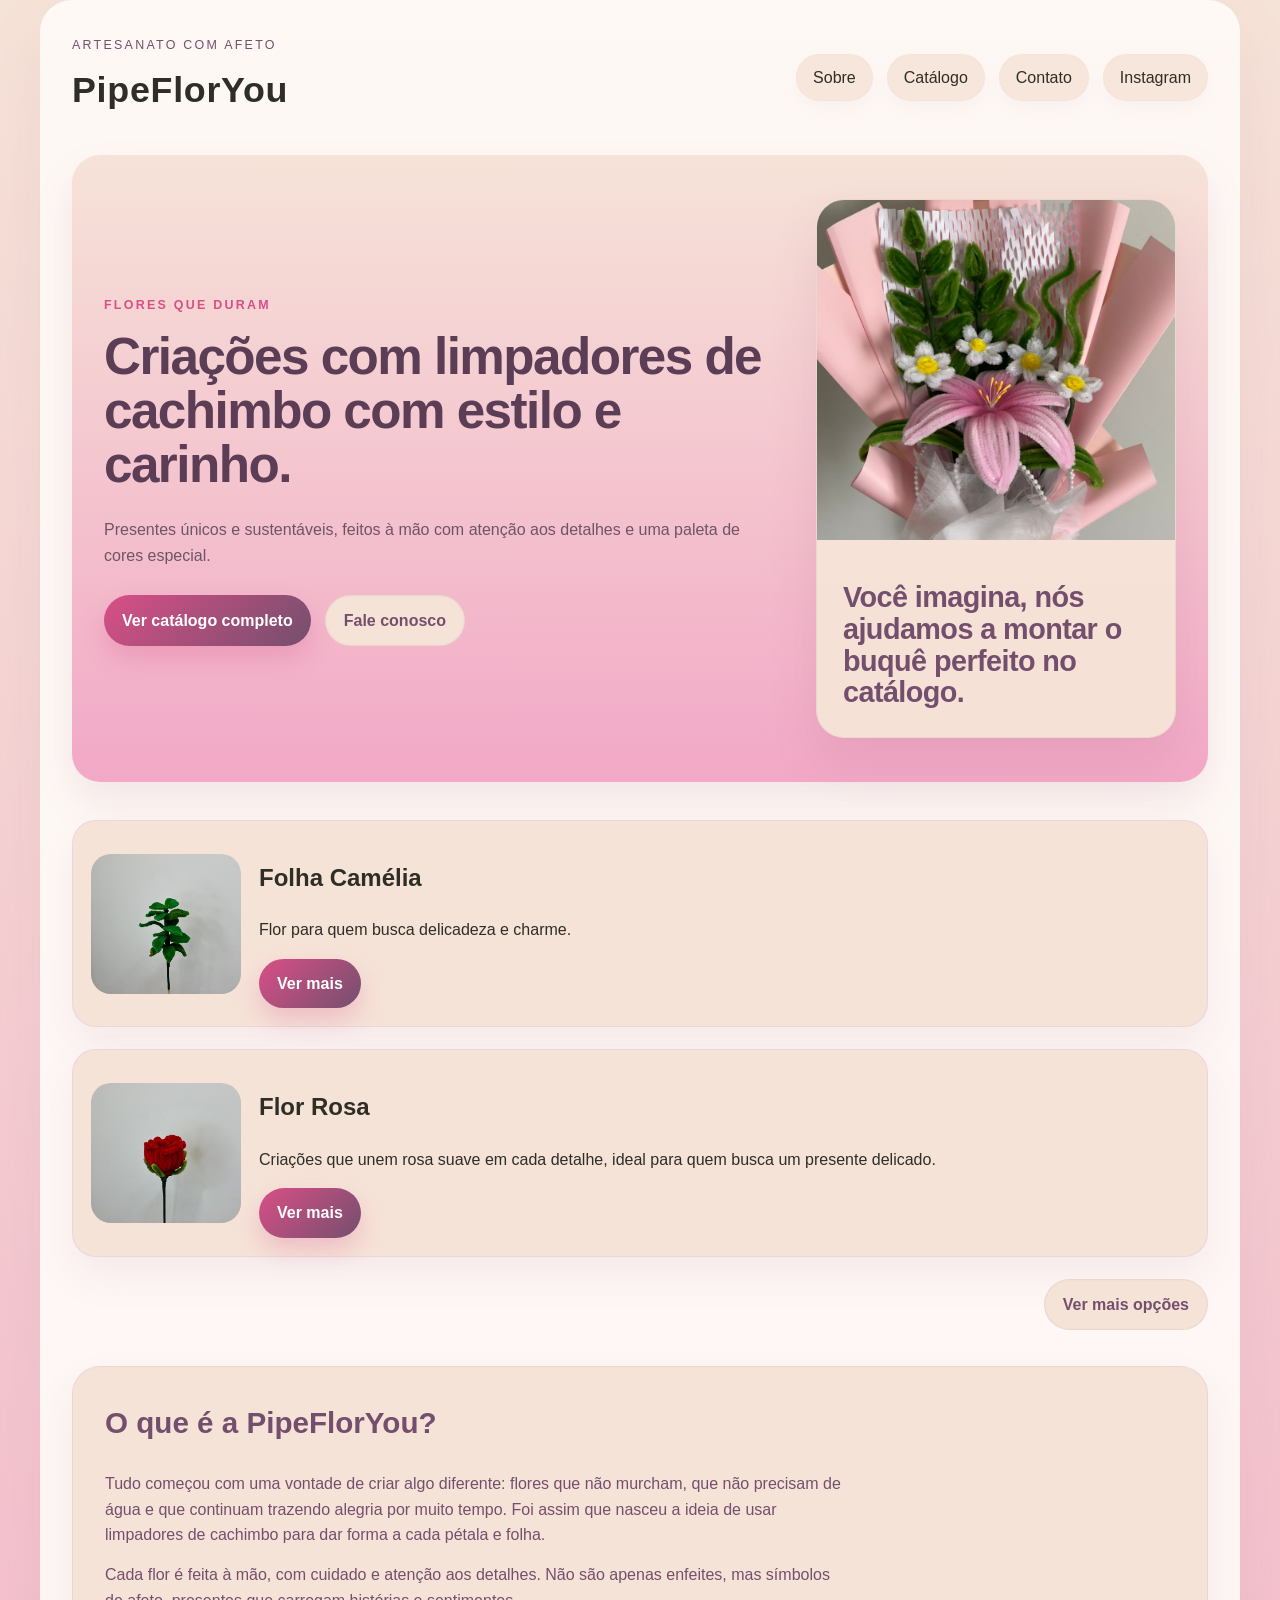
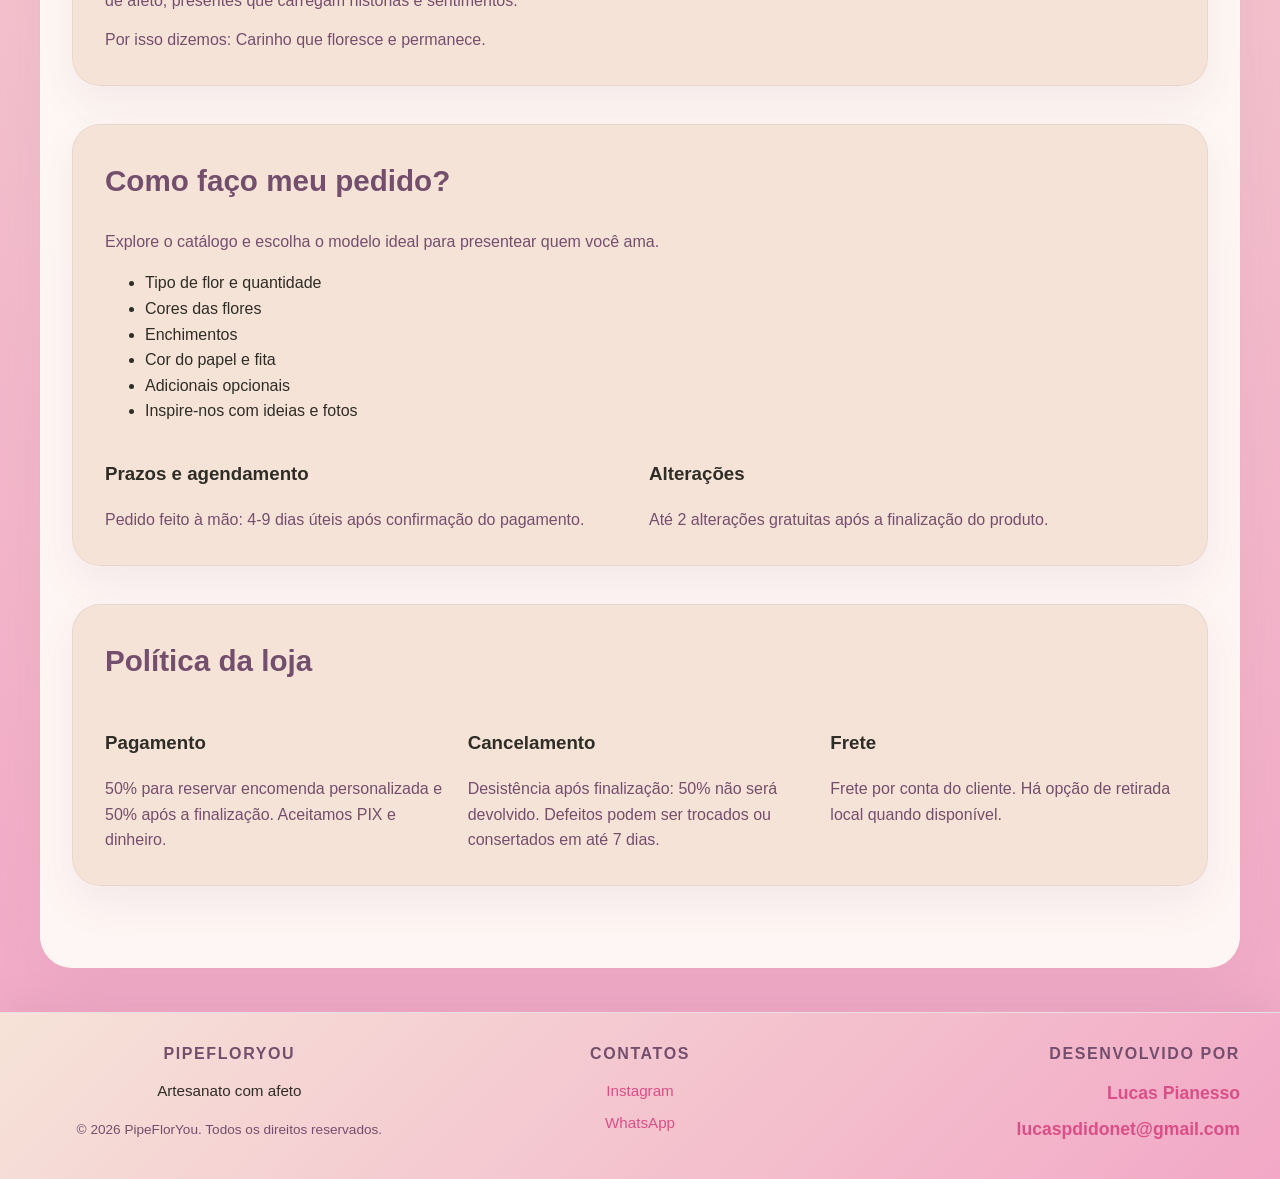
<file: index.html>
﻿<!DOCTYPE html>
<html lang="pt-BR">
<head>
    <meta charset="UTF-8">
    <meta name="viewport" content="width=device-width, initial-scale=1.0">
    <title>PipeFlorYou</title>
    <link rel="icon" type="image/png" href="img/favicon.jpg">
    <link rel="stylesheet" href="style.css">
</head>
<body>
    <div class="page-shell">
        <header class="site-header">
            <div class="brand">
                <span>Artesanato com afeto</span>
                <h1>PipeFlorYou</h1>
            </div>
            <nav class="main-nav">
                <a href="#sobre">Sobre</a>
                <a href="catalogo.html">Catálogo</a>
                <a href="#contato">Contato</a>
                <a class="social-link" href="https://www.instagram.com/pipefloryou?igsh=cmdndHlreGZ6aTht" target="_blank">Instagram</a>
            </nav>
        </header>

        <main>
            <section class="hero-panel">
                <div class="hero-copy">
                    <span class="eyebrow">Flores que duram</span>
                    <h1>Criações com limpadores de cachimbo com estilo e carinho.</h1>
                    <p>Presentes únicos e sustentáveis, feitos à mão com atenção aos detalhes e uma paleta de cores especial.</p>
                    <div class="hero-actions">
                        <a class="button button-primary" href="catalogo.html">Ver catálogo completo</a>
                        <a class="button button-secondary" href="#contato">Fale conosco</a>
                    </div>
                </div>
                <div class="hero-frame">
                    <div class="highlight-card">
                        <img class="highlight-image" src="img/Buque Rosa.jpeg" alt="Destaque PipeFlorYou">
                        <div class="highlight-copy">
                            <h2>Você imagina, nós ajudamos a montar o buquê perfeito no catálogo.</h2>
                        </div>
                    </div>
                </div>
            </section>

            <section class="catalogo-preview">
                <div class="catalogo-card">
                    <img src="img/Camélia (Folhas).jpeg" alt="Folha Camélia PipeFlorYou">
                    <div>
                        <h2>Folha Camélia</h2>
                        <p>Flor para  quem busca delicadeza e charme.</p>
                        <a class="button button-primary" href="catalogo.html">Ver mais</a>
                    </div>
                </div>
                <div class="catalogo-card">
                    <img src="img/Rosa (Flores).jpeg" alt="Flor Rosa PipeFlorYou">
                    <div>
                        <h2>Flor Rosa</h2>
                        <p>Criações que unem rosa suave em cada detalhe, ideal para quem busca um presente delicado.</p>
                        <a class="button button-primary" href="catalogo.html">Ver mais</a>
                    </div>
                </div>
                <div class="catalogo-actions">
                    <a class="button button-secondary" href="catalogo.html">Ver mais opções</a>
                </div>
            </section>

            <section id="sobre" class="section-block">
                <h2>O que é a PipeFlorYou?</h2>
                <p>Tudo começou com uma vontade de criar algo diferente: flores que não murcham, que não precisam de água e que continuam trazendo alegria por muito tempo. Foi assim que nasceu a ideia de usar limpadores de cachimbo para dar forma a cada pétala e folha.</p>
                <p>Cada flor é feita à mão, com cuidado e atenção aos detalhes. Não são apenas enfeites, mas símbolos de afeto, presentes que carregam histórias e sentimentos.</p>
                <p>Por isso dizemos: Carinho que floresce e permanece.</p>
            </section>

            <section class="section-block">
                <h2>Como faço meu pedido?</h2>
                <p>Explore o catálogo e escolha o modelo ideal para presentear quem você ama.</p>
                <ul>
                    <li>Tipo de flor e quantidade</li>
                    <li>Cores das flores</li>
                    <li>Enchimentos</li>
                    <li>Cor do papel e fita</li>
                    <li>Adicionais opcionais</li>
                    <li>Inspire-nos com ideias e fotos</li>
                </ul>
                <div class="info-grid">
                    <div>
                        <h3>Prazos e agendamento</h3>
                        <p>Pedido feito à mão: 4-9 dias úteis após confirmação do pagamento.</p>
                    </div>
                    <div>
                        <h3>Alterações</h3>
                        <p>Até 2 alterações gratuitas após a finalização do produto.</p>
                    </div>
                </div>
            </section>

            <section class="section-block">
                <h2>Política da loja</h2>
                <div class="policy-grid">
                    <article>
                        <h3>Pagamento</h3>
                        <p>50% para reservar encomenda personalizada e 50% após a finalização. Aceitamos PIX e dinheiro.</p>
                    </article>
                    <article>
                        <h3>Cancelamento</h3>
                        <p>Desistência após finalização: 50% não será devolvido. Defeitos podem ser trocados ou consertados em até 7 dias.</p>
                    </article>
                    <article>
                        <h3>Frete</h3>
                        <p>Frete por conta do cliente. Há opção de retirada local quando disponível.</p>
                    </article>
                </div>
            </section>
        </main>
    </div>

    <footer id="contato" class="site-footer">
        <div class="footer-container">
            <div class="footer-section footer-brand">
                <h3>PipeFlorYou</h3>
                <p>Artesanato com afeto</p>
                <p class="footer-copyright">© 2026 PipeFlorYou. Todos os direitos reservados.</p>
            </div>
            <div class="footer-section footer-contacts">
                <h3>Contatos</h3>
                <p><a href="https://www.instagram.com/pipefloryou?igsh=cmdndHlreGZ6aTht" target="_blank">Instagram</a></p>
                <p><a href="https://api.whatsapp.com/send?phone=65999818911" target="_blank">WhatsApp</a></p>
            </div>
            <div class="footer-section footer-dev">
                <h3>Desenvolvido por</h3>
                <p>Lucas Pianesso</p>
                <p><a href="mailto:lucaspdidonet@gmail.com">lucaspdidonet@gmail.com</a></p>
            </div>
        </div>
    </footer>
</body>
</html>
</file>
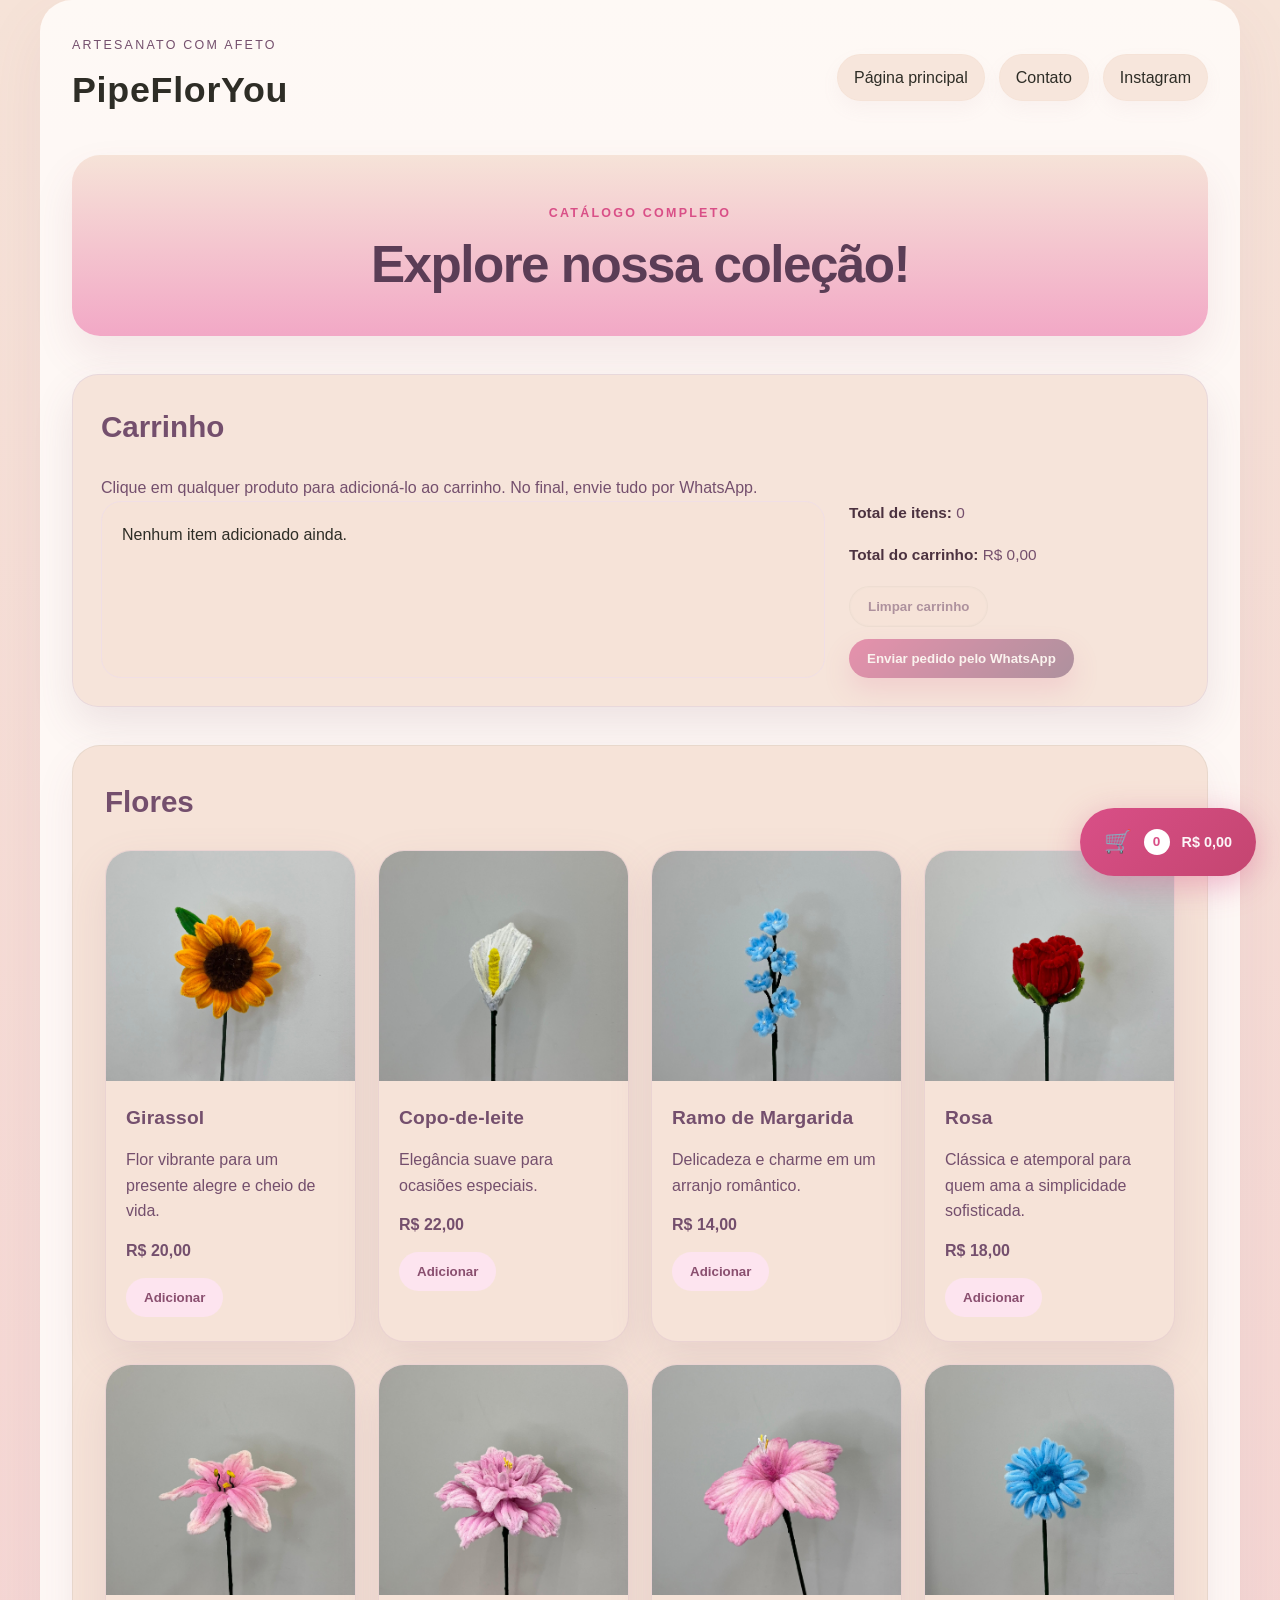
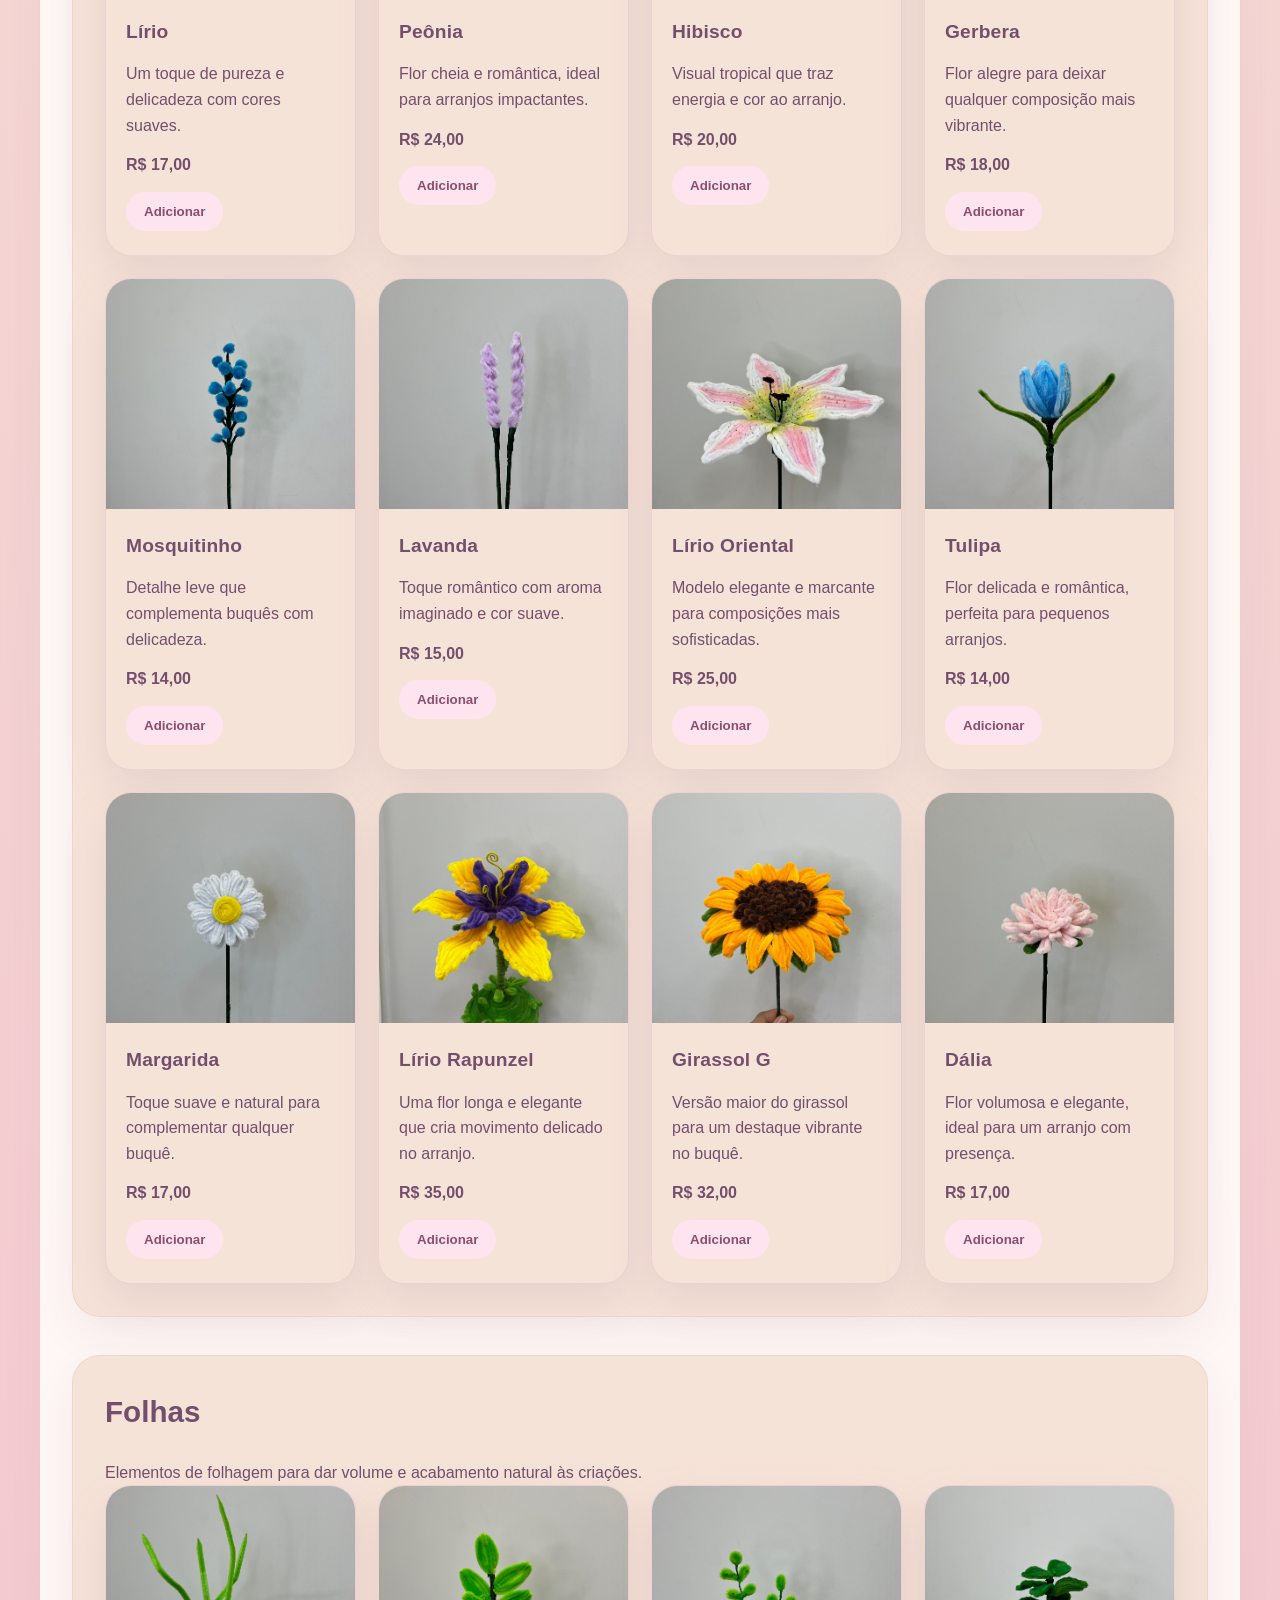
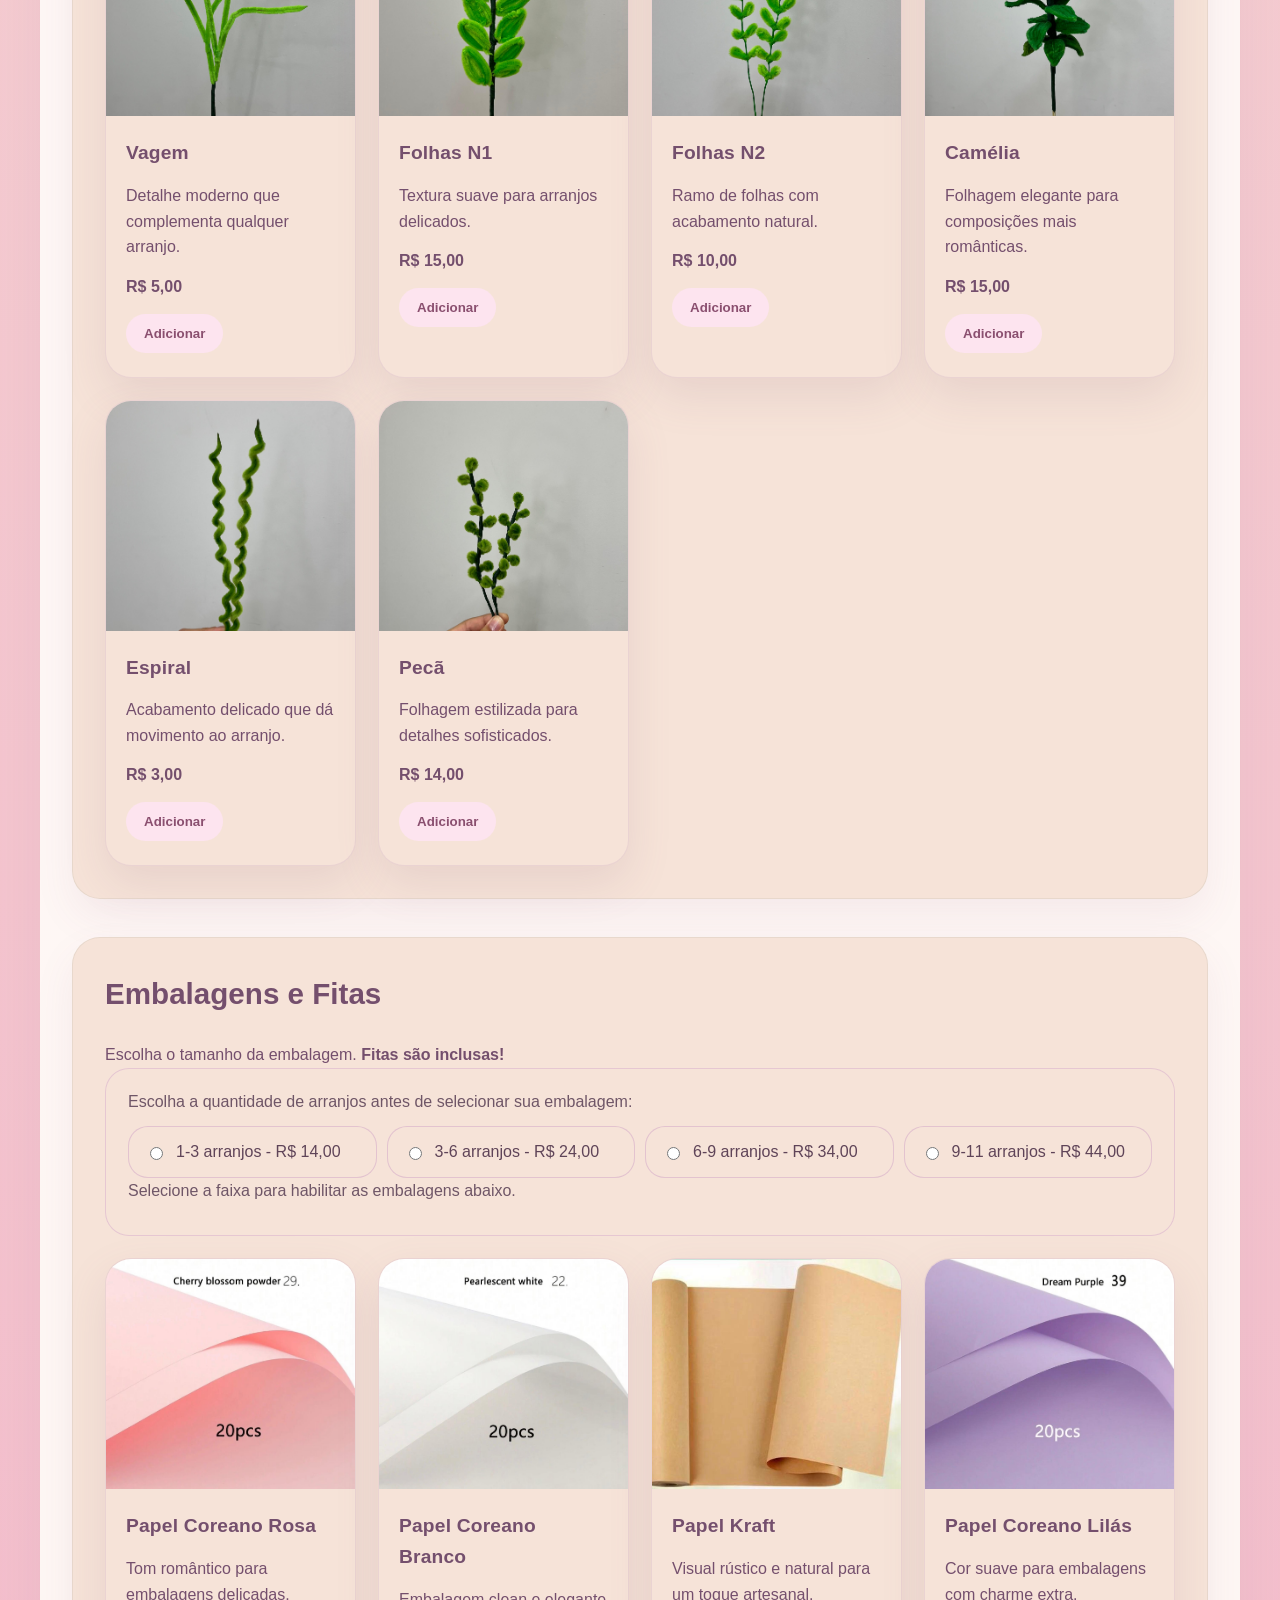
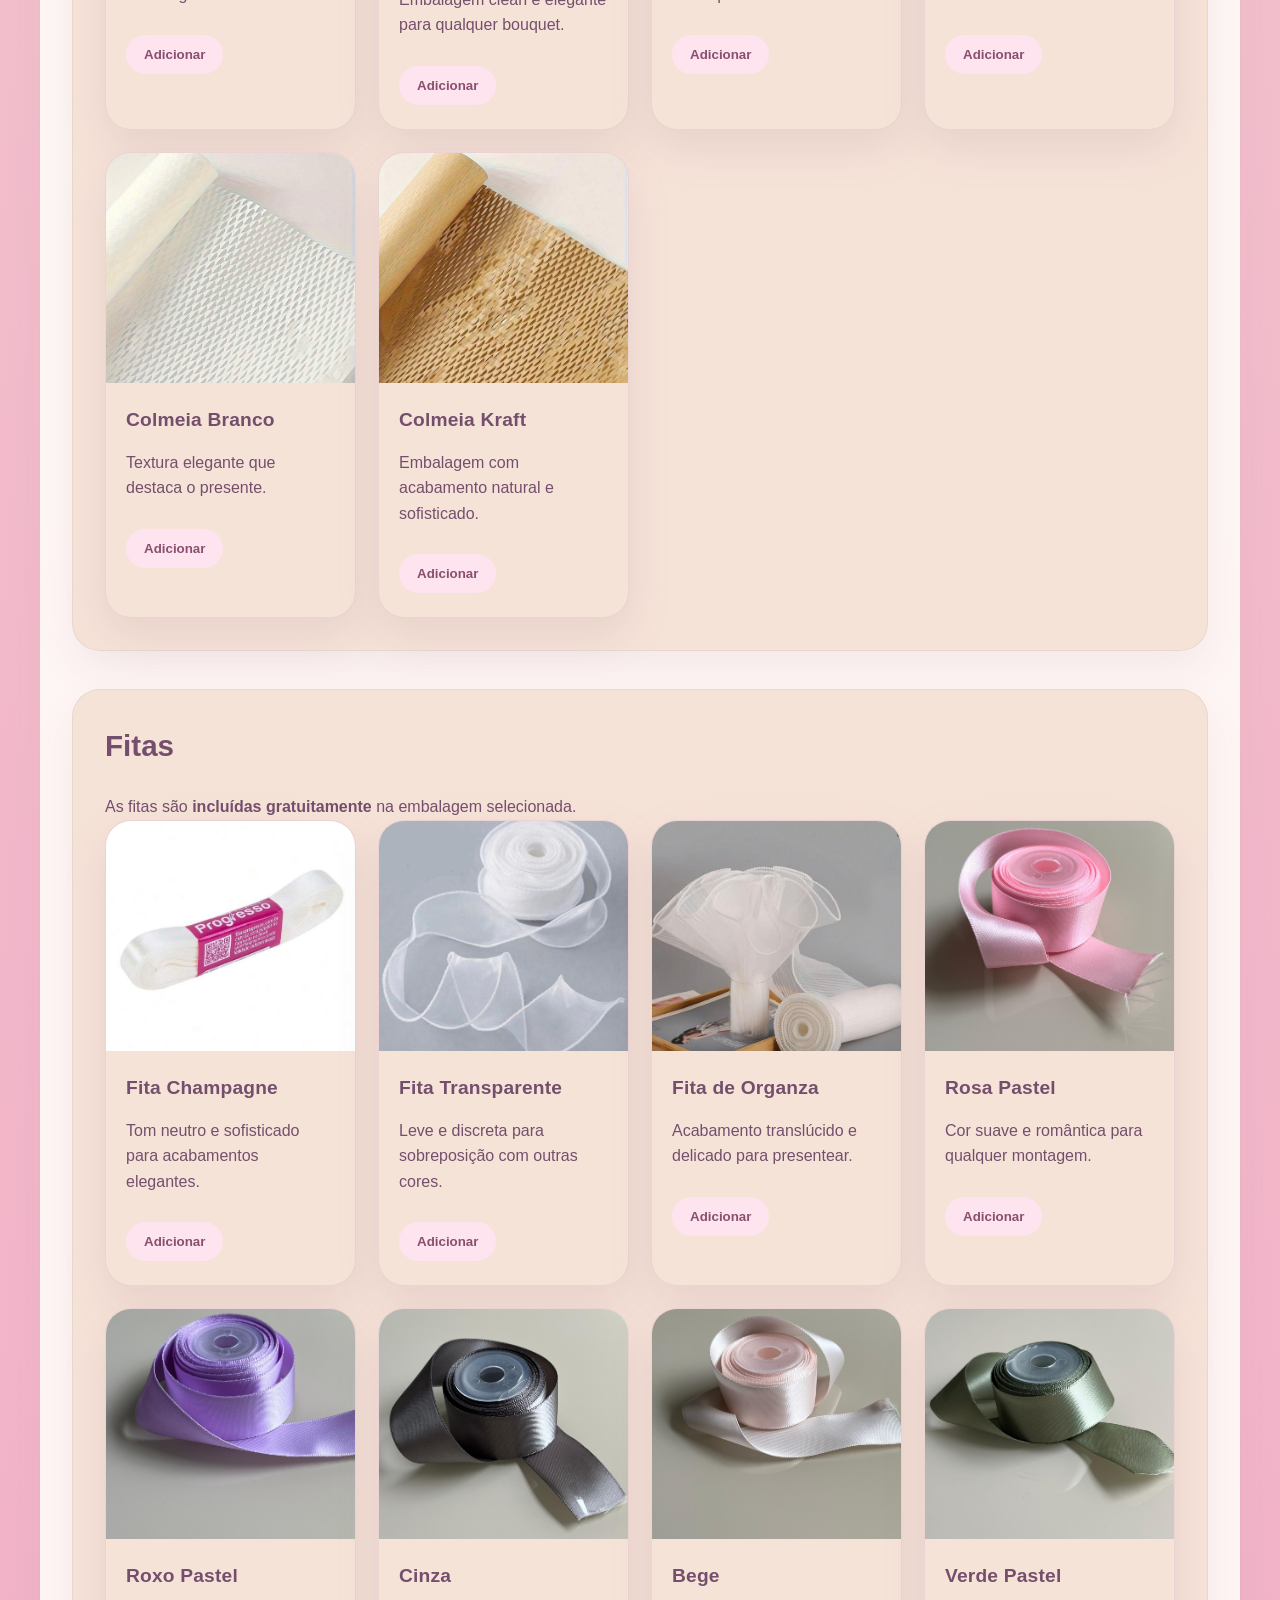
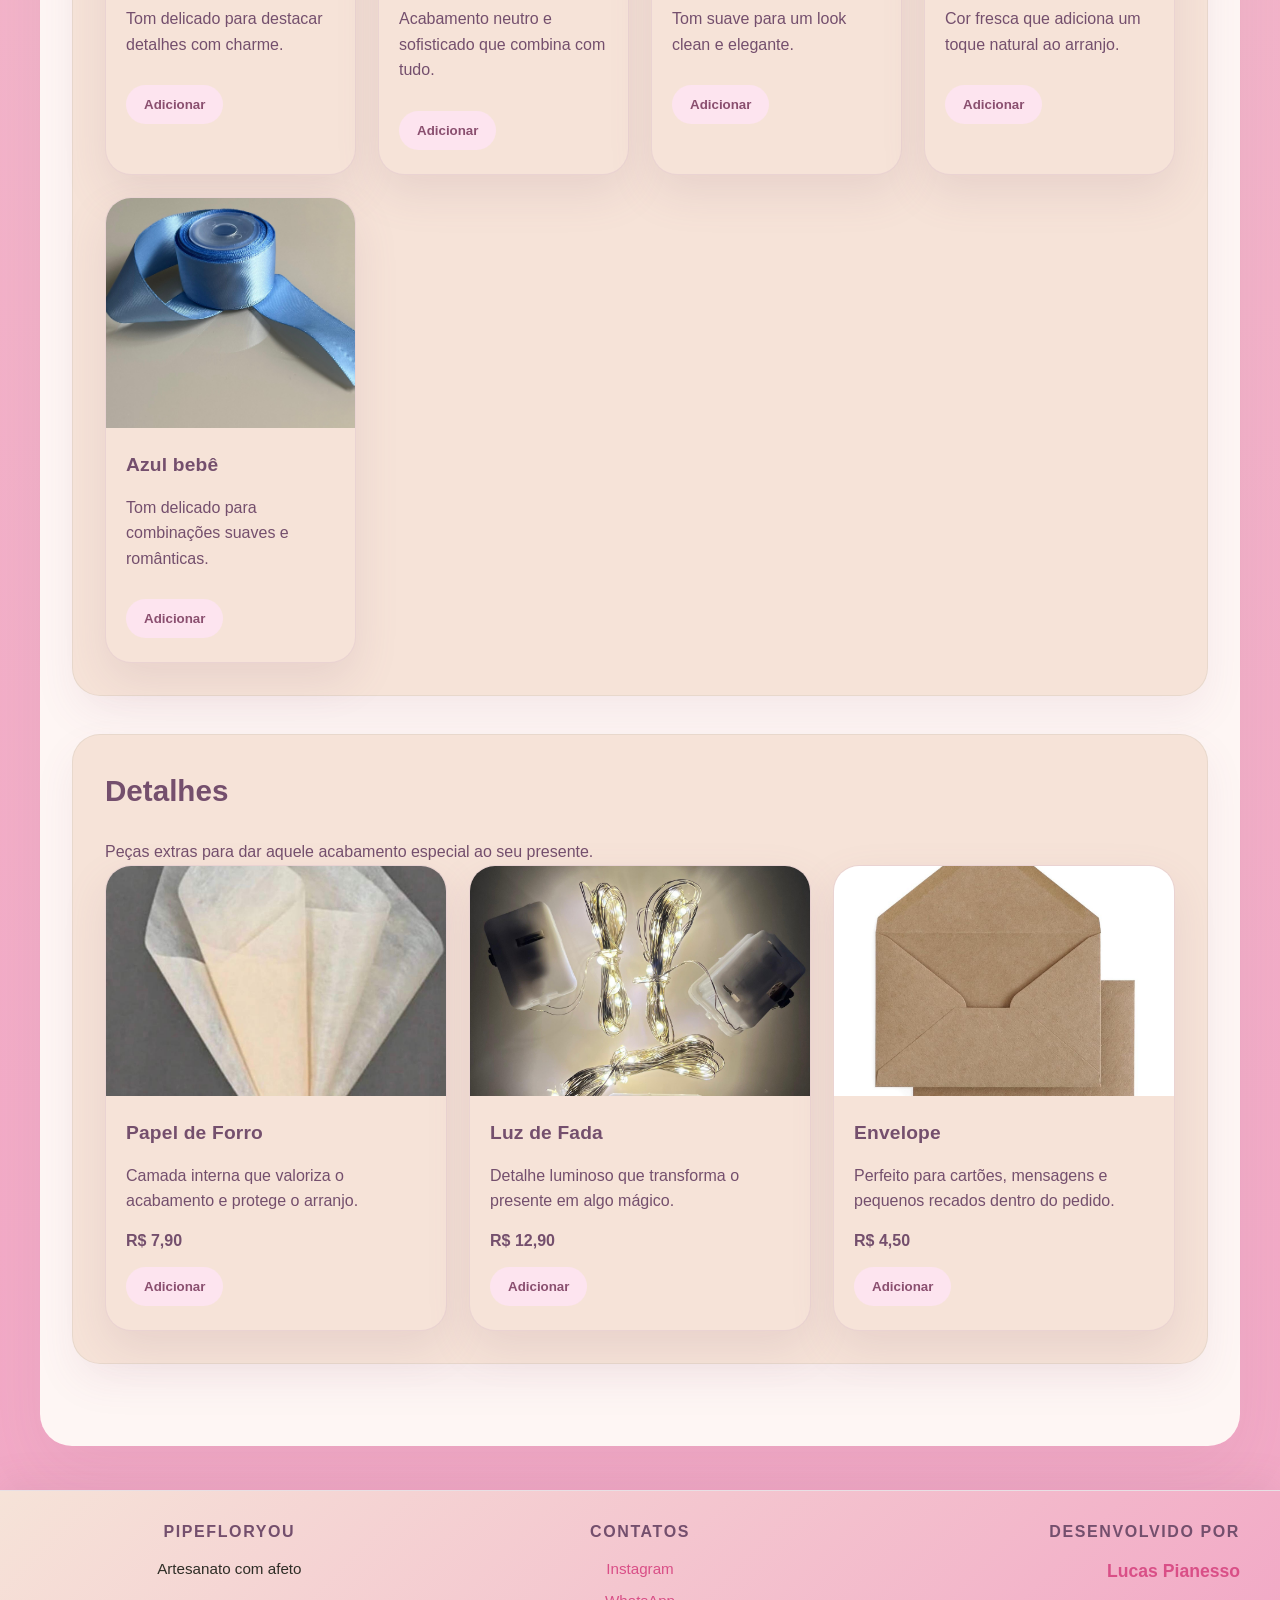
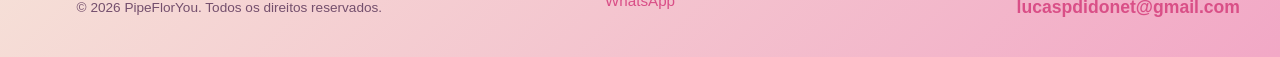
<file: catalogo.html>
﻿<!DOCTYPE html>
<html lang="pt-BR">
<head>
    <meta charset="UTF-8">
    <meta name="viewport" content="width=device-width, initial-scale=1.0">
    <title>Catálogo PipeFlorYou</title>
    <link rel="icon" type="image/png" href="img/favicon.jpg">
    <link rel="stylesheet" href="style.css">
</head>
<body>
    <div class="page-shell">
        <header class="site-header">
            <div class="brand">
                <span>Artesanato com afeto</span>
                <h1>PipeFlorYou</h1>
            </div>
            <nav class="main-nav">
                <a href="index.html">Página principal</a>
                <a href="index.html#contato">Contato</a>
                <a class="social-link" href="https://www.instagram.com/pipefloryou?igsh=cmdndHlreGZ6aTht">Instagram</a>
            </nav>
        </header>

        <main>
            <section class="hero-panel hero-panel-center">
                <div class="hero-copy">
                    <span class="eyebrow">Catálogo completo</span>
                    <h1>Explore nossa coleção!</h1> 
                </div>
            </section>

            <section class="section-block cart-panel">
                <h2>Carrinho</h2>
                <p>Clique em qualquer produto para adicioná-lo ao carrinho. No final, envie tudo por WhatsApp.</p>
                <div class="cart-summary">
                    <div class="cart-items" id="cart-items">Nenhum item adicionado ainda.</div>
                    <div class="cart-actions">
                        <p><strong>Total de itens:</strong> <span id="cart-count">0</span></p>
                        <p><strong>Total do carrinho:</strong> <span id="cart-total">R$ 0,00</span></p>
                        <div class="cart-buttons">
                            <button id="clear-button" class="button button-secondary" disabled>Limpar carrinho</button>
                            <button id="whatsapp-button" class="button button-primary" disabled>Enviar pedido pelo WhatsApp</button>
                        </div>
                    </div>
                </div>
            </section>

            <section class="section-block">
                <h2 id="flores">Flores</h2>
                <div class="catalog-grid">
                    <article class="catalog-card">
                        <img src="img/Girassol (Flores).jpeg" alt="Girassol PipeFlorYou">
                        <div class="card-content">
                            <h2>Girassol</h2>
                            <p>Flor vibrante para um presente alegre e cheio de vida.</p>
                        </div>
                    </article>
                    <article class="catalog-card">
                        <img src="img/Copo-de-leite (Flores).jpeg" alt="Copo-de-leite PipeFlorYou">
                        <div class="card-content">
                            <h2>Copo-de-leite</h2>
                            <p>Elegância suave para ocasiões especiais.</p>
                        </div>
                    </article>
                    <article class="catalog-card">
                        <img src="img/Ramo de Margarida (Flores).jpeg" alt="Ramo de Margarida PipeFlorYou">
                        <div class="card-content">
                            <h2>Ramo de Margarida</h2>
                            <p>Delicadeza e charme em um arranjo romântico.</p>
                        </div>
                    </article>
                    <article class="catalog-card">
                        <img src="img/Rosa (Flores).jpeg" alt="Rosa PipeFlorYou">
                        <div class="card-content">
                            <h2>Rosa</h2>
                            <p>Clássica e atemporal para quem ama a simplicidade sofisticada.</p>
                        </div>
                    </article>
                    <article class="catalog-card">
                        <img src="img/Lirio (Flores).jpeg" alt="Lírio PipeFlorYou">
                        <div class="card-content">
                            <h2>Lírio</h2>
                            <p>Um toque de pureza e delicadeza com cores suaves.</p>
                        </div>
                    </article>
                    <article class="catalog-card">
                        <img src="img/Peonia (Flores).jpeg" alt="Peônia PipeFlorYou">
                        <div class="card-content">
                            <h2>Peônia</h2>
                            <p>Flor cheia e romântica, ideal para arranjos impactantes.</p>
                        </div>
                    </article>
                    <article class="catalog-card">
                        <img src="img/Hibisco (Flores).jpeg" alt="Hibisco PipeFlorYou">
                        <div class="card-content">
                            <h2>Hibisco</h2>
                            <p>Visual tropical que traz energia e cor ao arranjo.</p>
                        </div>
                    </article>
                    <article class="catalog-card">
                        <img src="img/Gerbera (Flores).jpeg" alt="Gerbera PipeFlorYou">
                        <div class="card-content">
                            <h2>Gerbera</h2>
                            <p>Flor alegre para deixar qualquer composição mais vibrante.</p>
                        </div>
                    </article>
                    <article class="catalog-card">
                        <img src="img/Mosquitinho (Flores).jpeg" alt="Mosquitinho PipeFlorYou">
                        <div class="card-content">
                            <h2>Mosquitinho</h2>
                            <p>Detalhe leve que complementa buquês com delicadeza.</p>
                        </div>
                    </article>
                    <article class="catalog-card">
                        <img src="img/Lavanda 2und (Flores).jpeg" alt="Lavanda PipeFlorYou">
                        <div class="card-content">
                            <h2>Lavanda</h2>
                            <p>Toque romântico com aroma imaginado e cor suave.</p>
                        </div>
                    </article>
                    <article class="catalog-card">
                        <img src="img/Lirio Oriental (Flores).jpeg" alt="Lírio Oriental PipeFlorYou">
                        <div class="card-content">
                            <h2>Lírio Oriental</h2>
                            <p>Modelo elegante e marcante para composições mais sofisticadas.</p>
                        </div>
                    </article>
                    <article class="catalog-card">
                        <img src="img/Tulipa (Flores).jpeg" alt="Tulipa PipeFlorYou">
                        <div class="card-content">
                            <h2>Tulipa</h2>
                            <p>Flor delicada e romântica, perfeita para pequenos arranjos.</p>
                        </div>
                    </article>
                    <article class="catalog-card">
                        <img src="img/Margarida (Flores).jpeg" alt="Margarida PipeFlorYou">
                        <div class="card-content">
                            <h2>Margarida</h2>
                            <p>Toque suave e natural para complementar qualquer buquê.</p>
                        </div>
                    </article>
                    <article class="catalog-card">
                        <img src="img/Lirio Rapunzel (Flores).jpeg" alt="Lírio Rapunzel PipeFlorYou">
                        <div class="card-content">
                            <h2>Lírio Rapunzel</h2>
                            <p>Uma flor longa e elegante que cria movimento delicado no arranjo.</p>
                        </div>
                    </article>
                    <article class="catalog-card">
                        <img src="img/Girassol G (Flores).jpeg" alt="Girassol G PipeFlorYou">
                        <div class="card-content">
                            <h2>Girassol G</h2>
                            <p>Versão maior do girassol para um destaque vibrante no buquê.</p>
                        </div>
                    </article>
                    <article class="catalog-card">
                        <img src="img/Dália (Flores).jpeg" alt="Dália PipeFlorYou">
                        <div class="card-content">
                            <h2>Dália</h2>
                            <p>Flor volumosa e elegante, ideal para um arranjo com presença.</p>
                        </div>
                    </article>
                </div>
            </section>

            <section class="section-block">
                <h2 id="folhas">Folhas</h2>
                <p>Elementos de folhagem para dar volume e acabamento natural às criações.</p>
                <div class="catalog-grid">
                    <article class="catalog-card">
                        <img src="img/Vagem (Folhas).jpeg" alt="Vagem PipeFlorYou">
                        <div class="card-content">
                            <h2>Vagem</h2>
                            <p>Detalhe moderno que complementa qualquer arranjo.</p>
                        </div>
                    </article>
                    <article class="catalog-card">
                        <img src="img/Folhas N1 (Folhas).jpeg" alt="Folhas N1 PipeFlorYou">
                        <div class="card-content">
                            <h2>Folhas N1</h2>
                            <p>Textura suave para arranjos delicados.</p>
                        </div>
                    </article>
                    <article class="catalog-card">
                        <img src="img/Folhas N2 (Folhas).jpeg" alt="Folhas N2 PipeFlorYou">
                        <div class="card-content">
                            <h2>Folhas N2</h2>
                            <p>Ramo de folhas com acabamento natural.</p>
                        </div>
                    </article>
                    <article class="catalog-card">
                        <img src="img/Camélia (Folhas).jpeg" alt="Camélia digital PipeFlorYou">
                        <div class="card-content">
                            <h2>Camélia</h2>
                            <p>Folhagem elegante para composições mais românticas.</p>
                        </div>
                    </article>
                    <article class="catalog-card">
                        <img src="img/Espiral 2und (Folhas).jpeg" alt="Espiral PipeFlorYou">
                        <div class="card-content">
                            <h2>Espiral</h2>
                            <p>Acabamento delicado que dá movimento ao arranjo.</p>
                        </div>
                    </article>
                    <article class="catalog-card">
                        <img src="img/Pecã 2 und (Folhas).jpeg" alt="Pecã PipeFlorYou">
                        <div class="card-content">
                            <h2>Pecã</h2>
                            <p>Folhagem estilizada para detalhes sofisticados.</p>
                        </div>
                    </article>
                </div>
            </section>

            <section class="section-block">
                <h2 id="embalagens">Embalagens e Fitas</h2>
                <p>Escolha o tamanho da embalagem. <strong>Fitas são inclusas!</strong></p>
                <div class="embalagem-range-picker">
                    <p>Escolha a quantidade de arranjos antes de selecionar sua embalagem:</p>
                    <div class="range-options">
                        <label><input type="radio" name="embalagem-range" value="1-3 arranjos"> 1-3 arranjos - R$ 14,00</label>
                        <label><input type="radio" name="embalagem-range" value="3-6 arranjos"> 3-6 arranjos - R$ 24,00</label>
                        <label><input type="radio" name="embalagem-range" value="6-9 arranjos"> 6-9 arranjos - R$ 34,00</label>
                        <label><input type="radio" name="embalagem-range" value="9-11 arranjos"> 9-11 arranjos - R$ 44,00</label>
                    </div>
                    <p id="embalagem-note" class="embalagem-note">Selecione a faixa para habilitar as embalagens abaixo.</p>
                </div>
                <div class="catalog-grid">
                    <article class="catalog-card">
                        <img src="img/Papel Coreano Rosa emb.jpeg" alt="Papel Coreano Rosa PipeFlorYou">
                        <div class="card-content">
                            <h2>Papel Coreano Rosa</h2>
                            <p>Tom romântico para embalagens delicadas.</p>
                        </div>
                    </article>
                    <article class="catalog-card">
                        <img src="img/Papel Coreano Branco emb.jpeg" alt="Papel Coreano Branco PipeFlorYou">
                        <div class="card-content">
                            <h2>Papel Coreano Branco</h2>
                            <p>Embalagem clean e elegante para qualquer bouquet.</p>
                        </div>
                    </article>
                    <article class="catalog-card">
                        <img src="img/Papel Kraft emb.jpeg" alt="Papel Kraft PipeFlorYou">
                        <div class="card-content">
                            <h2>Papel Kraft</h2>
                            <p>Visual rústico e natural para um toque artesanal.</p>
                        </div>
                    </article>
                    <article class="catalog-card">
                        <img src="img/Papel Coreano Lilas emb.jpeg" alt="Papel Coreano Lilás PipeFlorYou">
                        <div class="card-content">
                            <h2>Papel Coreano Lilás</h2>
                            <p>Cor suave para embalagens com charme extra.</p>
                        </div>
                    </article>
                    <article class="catalog-card">
                        <img src="img/Colmeia Branco emb.jpeg" alt="Colmeia Branco PipeFlorYou">
                        <div class="card-content">
                            <h2>Colmeia Branco</h2>
                            <p>Textura elegante que destaca o presente.</p>
                        </div>
                    </article>
                    <article class="catalog-card">
                        <img src="img/Colmeia Kraft emb.jpeg" alt="Colmeia Kraft PipeFlorYou">
                        <div class="card-content">
                            <h2>Colmeia Kraft</h2>
                            <p>Embalagem com acabamento natural e sofisticado.</p>
                        </div>
                    </article>
                </div>
            </section>

            <section class="section-block">
                <h2 id="fitas">Fitas</h2>
                <p>As fitas são <strong>incluídas gratuitamente</strong> na embalagem selecionada.</p>
                <div class="catalog-grid">
                    <article class="catalog-card">
                        <img src="img/Fita Champagne (Fitas).jpeg" alt="Fita Champagne PipeFlorYou">
                        <div class="card-content">
                            <h2>Fita Champagne</h2>
                            <p>Tom neutro e sofisticado para acabamentos elegantes.</p>
                        </div>
                    </article>
                    <article class="catalog-card">
                        <img src="img/Fita Transparente (Fitas).jpeg" alt="Fita Transparente PipeFlorYou">
                        <div class="card-content">
                            <h2>Fita Transparente</h2>
                            <p>Leve e discreta para sobreposição com outras cores.</p>
                        </div>
                    </article>
                    <article class="catalog-card">
                        <img src="img/Fita de Organza (Fitas).jpeg" alt="Fita de Organza PipeFlorYou">
                        <div class="card-content">
                            <h2>Fita de Organza</h2>
                            <p>Acabamento translúcido e delicado para presentear.</p>
                        </div>
                    </article>
                    <article class="catalog-card">
                        <img src="img/Rosa Pastel (Fitas).jpeg" alt="Rosa Pastel PipeFlorYou">
                        <div class="card-content">
                            <h2>Rosa Pastel</h2>
                            <p>Cor suave e romântica para qualquer montagem.</p>
                        </div>
                    </article>
                    <article class="catalog-card">
                        <img src="img/Roxo Pastel (Fitas).jpeg" alt="Roxo Pastel PipeFlorYou">
                        <div class="card-content">
                            <h2>Roxo Pastel</h2>
                            <p>Tom delicado para destacar detalhes com charme.</p>
                        </div>
                    </article>
                    <article class="catalog-card">
                        <img src="img/Cinza (Fitas).jpeg" alt="Cinza PipeFlorYou">
                        <div class="card-content">
                            <h2>Cinza</h2>
                            <p>Acabamento neutro e sofisticado que combina com tudo.</p>
                        </div>
                    </article>
                    <article class="catalog-card">
                        <img src="img/Bege (Fitas).jpeg" alt="Bege PipeFlorYou">
                        <div class="card-content">
                            <h2>Bege</h2>
                            <p>Tom suave para um look clean e elegante.</p>
                        </div>
                    </article>
                    <article class="catalog-card">
                        <img src="img/Verde Pastel (Fitas).jpeg" alt="Verde Pastel PipeFlorYou">
                        <div class="card-content">
                            <h2>Verde Pastel</h2>
                            <p>Cor fresca que adiciona um toque natural ao arranjo.</p>
                        </div>
                    </article>
                    <article class="catalog-card">
                        <img src="img/Azul bebê (Fitas).jpeg" alt="Azul bebê PipeFlorYou">
                        <div class="card-content">
                            <h2>Azul bebê</h2>
                            <p>Tom delicado para combinações suaves e românticas.</p>
                        </div>
                    </article>
                </div>
            </section>

            <section class="section-block">
                <h2 id="detalhes">Detalhes</h2>
                <p>Peças extras para dar aquele acabamento especial ao seu presente.</p>
                <div class="catalog-grid">
                    <article class="catalog-card">
                        <img src="img/Papel de Forro (Detalhes).jpeg" alt="Papel de Forro PipeFlorYou">
                        <div class="card-content">
                            <h2>Papel de Forro</h2>
                            <p>Camada interna que valoriza o acabamento e protege o arranjo.</p>
                        </div>
                    </article>
                    <article class="catalog-card">
                        <img src="img/Luz de Fada (adicionais).jpeg" alt="Luz de Fada PipeFlorYou">
                        <div class="card-content">
                            <h2>Luz de Fada</h2>
                            <p>Detalhe luminoso que transforma o presente em algo mágico.</p>
                        </div>
                    </article>
                    <article class="catalog-card">
                        <img src="img/Envelope (Adicionais).jpeg" alt="Envelope PipeFlorYou">
                        <div class="card-content">
                            <h2>Envelope</h2>
                            <p>Perfeito para cartões, mensagens e pequenos recados dentro do pedido.</p>
                        </div>
                    </article>
                </div>
            </section>

        </main>
    </div>

    <footer id="contato" class="site-footer">
        <div class="footer-container">
            <div class="footer-section footer-brand">
                <h3>PipeFlorYou</h3>
                <p>Artesanato com afeto</p>
                <p class="footer-copyright">© 2026 PipeFlorYou. Todos os direitos reservados.</p>
            </div>
            <div class="footer-section footer-contacts">
                <h3>Contatos</h3>
                <p><a href="https://www.instagram.com/pipefloryou?igsh=cmdndHlreGZ6aTht" target="_blank">Instagram</a></p>
                <p><a href="https://api.whatsapp.com/send?phone=65999818911" target="_blank">WhatsApp</a></p>
            </div>
            <div class="footer-section footer-dev">
                <h3>Desenvolvido por</h3>
                <p>Lucas Pianesso</p>
                <p><a href="mailto:lucaspdidonet@gmail.com">lucaspdidonet@gmail.com</a></p>
            </div>
        </div>
    </footer>

    <!-- Carrinho Flutuante -->
    <div class="floating-cart" id="floating-cart">
        <span class="cart-icon">🛒</span>
        <span class="cart-badge" id="floating-cart-count">0</span>
        <span class="cart-total" id="floating-cart-total">R$ 0,00</span>
    </div>

    <div class="floating-cart-popup" id="floating-cart-popup">
        <h3>Seu Carrinho</h3>
        <div class="popup-items" id="floating-cart-items"></div>
        <div class="popup-total">
            <span>Total:</span>
            <span id="floating-popup-total">R$ 0,00</span>
        </div>
        <div class="popup-actions">
            <button class="btn-clear" id="floating-clear-btn">Limpar</button>
            <button class="btn-whatsapp" id="floating-whatsapp-btn">WhatsApp</button>
        </div>
    </div>

    <script>
    document.addEventListener('DOMContentLoaded', () => {
        const cartItemsContainer = document.getElementById('cart-items');
        const cartCountElement = document.getElementById('cart-count');
        const cartTotalElement = document.getElementById('cart-total');
        const whatsappButton = document.getElementById('whatsapp-button');
        const clearButton = document.getElementById('clear-button');
        const embalagemNote = document.getElementById('embalagem-note');
        const embalagemRangeInputs = document.querySelectorAll('input[name="embalagem-range"]');
        const packagingCards = document.querySelectorAll('#embalagens .catalog-card');
        const cart = {};
        let selectedPackagingRange = null;
        let selectedPackagingName = null;

        function updateCart() {
            const entries = Object.entries(cart);
            const totalCount = entries.reduce((sum, [, qty]) => sum + qty, 0);
            const totalPrice = entries.reduce((sum, [name, qty]) => sum + getPrice(name) * qty, 0);

            if (entries.length === 0) {
                cartItemsContainer.innerHTML = 'Nenhum item adicionado ainda.';
                whatsappButton.disabled = true;
                clearButton.disabled = true;
            } else {
                cartItemsContainer.innerHTML = entries.map(([name, qty]) => {
                    const price = getPrice(name);
                    const subtotal = formatPrice(price * qty);
                    return `<div class="cart-item"><span>${qty}x ${name} - ${subtotal}</span><button type="button" class="button button-secondary cart-remove" data-name="${name}">Remover</button></div>`;
                }).join('');
                whatsappButton.disabled = false;
                clearButton.disabled = false;
            }

            cartCountElement.textContent = totalCount;
            cartTotalElement.textContent = formatPrice(totalPrice);
            updateSelectedCards();
        }

        const prices = {
            'Girassol': 20.00,
            'Copo-de-leite': 22.00,
            'Ramo de Margarida': 14.00,
            'Rosa': 18.00,
            'Lírio': 17.00,
            'Peônia': 24.00,
            'Hibisco': 20.00,
            'Gerbera': 18.00,
            'Mosquitinho': 14.00,
            'Lavanda': 15.00,
            'Lírio Oriental': 25.00,
            'Tulipa': 14.00,
            'Margarida': 17.00,
            'Lírio Rapunzel': 35.00,
            'Girassol G': 32.00,
            'Dália': 17.00,
            'Vagem': 5.00,
            'Folhas N1': 15.00,
            'Folhas N2': 10.00,
            'Camélia': 15.00,
            'Espiral': 3.00,
            'Pecã': 14.00,
            // Fitas agora são inclusas na embalagem (sem preço)
            // 'Fita Champagne': 0,
            // 'Fita Transparente': 0,
            // 'Fita de Organza': 0,
            // 'Rosa Pastel': 0,
            // 'Roxo Pastel': 0,
            // 'Cinza': 0,
            // 'Bege': 0,
            // 'Verde Pastel': 0,
            // 'Azul bebê': 0,
            'Papel de Forro': 7.90,
            'Luz de Fada': 12.90,
            'Envelope': 4.50,
            'Embalagem 1-3 arranjos': 14.00,
            'Embalagem 3-6 arranjos': 24.00,
            'Embalagem 6-9 arranjos': 34.00,
            'Embalagem 9-11 arranjos': 44.00
        };

        function formatPrice(value) {
            return value.toLocaleString('pt-BR', { style: 'currency', currency: 'BRL' });
        }

        function getPrice(name) {
            return prices[name.trim()] || 0;
        }

        function isPackagingCard(card) {
            // Inclui embalagens e fitas (ambas são gratuitas)
            return Boolean(card.closest('#embalagens') || card.closest('#fitas'));
        }

        function updatePackagingAvailability() {
            packagingCards.forEach(card => {
                const addButton = card.querySelector('.cart-add');
                if (!addButton) return;
                addButton.disabled = !selectedPackagingRange;
            });

            if (selectedPackagingRange) {
                embalagemNote.textContent = `Selecionado: ${selectedPackagingRange}. Agora escolha a embalagem.`;
                embalagemNote.classList.remove('embalagem-note--warning');
            } else {
                embalagemNote.textContent = 'Selecione a faixa para habilitar as embalagens abaixo.';
                embalagemNote.classList.add('embalagem-note--warning');
            }
        }

        function setPackagingRange(rangeLabel) {
            const existingRangeKey = Object.keys(cart).find(key => key.startsWith('Embalagem ') && !key.startsWith('Embalagem:'));
            if (existingRangeKey) {
                delete cart[existingRangeKey];
            }
            if (rangeLabel) {
                cart[`Embalagem ${rangeLabel}`] = 1;
            }
            updateCart();
        }

        function selectPackaging(name) {
            const existingPackagingKey = Object.keys(cart).find(key => key.startsWith('Embalagem: '));
            if (existingPackagingKey) {
                delete cart[existingPackagingKey];
            }
            selectedPackagingName = name;
            if (name) {
                cart[`Embalagem: ${name}`] = 1;
            }
            updateCart();
            updateSelectedCards();
        }

        function addPriceLabels() {
            document.querySelectorAll('.catalog-card').forEach(card => {
                const title = card.querySelector('h2')?.textContent?.trim();
                const price = getPrice(title);
                const content = card.querySelector('.card-content');
                if (!content) return;

                if (!card.querySelector('.item-price')) {
                    const priceEl = document.createElement('p');
                    priceEl.className = 'item-price';
                    if (isPackagingCard(card)) {
                        priceEl.textContent = 'Grátis';
                    } else if (title && price) {
                        priceEl.textContent = formatPrice(price);
                    }
                    content.appendChild(priceEl);
                }

                if (title && !card.querySelector('.cart-add')) {
                    const addButton = document.createElement('button');
                    addButton.type = 'button';
                    addButton.className = 'button button-add cart-add';
                    addButton.dataset.name = title;
                    addButton.textContent = isPackagingCard(card) ? 'Selecionar' : 'Adicionar';
                    if (isPackagingCard(card) && !selectedPackagingRange) {
                        addButton.disabled = true;
                    }
                    content.appendChild(addButton);
                }
            });
            updateSelectedCards();
        }

        function addToCart(name) {
            const key = name.trim();
            cart[key] = (cart[key] || 0) + 1;
            updateCart();
        }

        function removeFromCart(name) {
            const key = name.trim();
            delete cart[key];
            updateCart();
        }

        function clearCart() {
            Object.keys(cart).forEach(key => delete cart[key]);
            updateCart();
        }

        function buildWhatsappMessage() {
            const entries = Object.entries(cart);
            if (entries.length === 0) {
                return 'Olá! Gostaria de realizar um pedido, mas ainda não escolhi nenhum item.';
            }

            const itemsText = entries.map(([name, qty]) => {
                const price = getPrice(name);
                const subtotal = price * qty;
                return `${qty}x ${name} - ${formatPrice(subtotal)}`;
            }).join('\n');

            const total = formatPrice(entries.reduce((sum, [name, qty]) => sum + getPrice(name) * qty, 0));
            return `Olá! Gostaria de fazer o pedido com os seguintes itens:\n${itemsText}\nTotal: ${total}`;
        }

        function updateSelectedCards() {
            document.querySelectorAll('.catalog-card').forEach(card => {
                const title = card.querySelector('h2')?.textContent?.trim();
                const isSelectedPackaging = isPackagingCard(card) && title === selectedPackagingName;
                if ((title && cart[title]) || isSelectedPackaging) {
                    card.classList.add('selected');
                } else {
                    card.classList.remove('selected');
                }
            });
        }

        document.querySelectorAll('.catalog-card').forEach(card => {
            card.addEventListener('click', event => {
                if (event.target.closest('.cart-add')) return;
                if (isPackagingCard(card)) {
                    if (!selectedPackagingRange) return;
                    const title = card.querySelector('h2')?.textContent?.trim();
                    if (!title) return;
                    selectPackaging(title);
                    return;
                }
                const title = card.querySelector('h2')?.textContent?.trim();
                if (!title) return;
                addToCart(title);
            });
        });

        embalagemRangeInputs.forEach(input => {
            input.addEventListener('change', event => {
                selectedPackagingRange = event.target.value;
                setPackagingRange(selectedPackagingRange);
                updatePackagingAvailability();
            });
        });

        document.body.addEventListener('click', event => {
            const addButton = event.target.closest('.cart-add');
            if (!addButton) return;
            const name = addButton.dataset.name;
            if (!name) return;
            const card = addButton.closest('.catalog-card');
            if (card && isPackagingCard(card)) {
                if (!selectedPackagingRange) return;
                selectPackaging(name);
                return;
            }
            addToCart(name);
        });

        cartItemsContainer.addEventListener('click', event => {
            const button = event.target.closest('.cart-remove');
            if (!button) return;
            const name = button.dataset.name;
            removeFromCart(name);
        });

        clearButton.addEventListener('click', () => {
            clearCart();
        });

        whatsappButton.addEventListener('click', () => {
            const message = buildWhatsappMessage();
            const url = `https://api.whatsapp.com/send?phone=65999818911&text=${encodeURIComponent(message)}`;
            window.open(url, '_blank');
        });

        // Carrinho Flutuante
        const floatingCart = document.getElementById('floating-cart');
        const floatingCartPopup = document.getElementById('floating-cart-popup');
        const floatingClearBtn = document.getElementById('floating-clear-btn');
        const floatingWhatsappBtn = document.getElementById('floating-whatsapp-btn');

        floatingCart.addEventListener('click', () => {
            floatingCartPopup.classList.toggle('show');
        });

        floatingClearBtn.addEventListener('click', () => {
            Object.keys(cart).forEach(key => delete cart[key]);
            updateCart();
            floatingCartPopup.classList.remove('show');
        });

        floatingWhatsappBtn.addEventListener('click', () => {
            const message = buildWhatsappMessage();
            const url = `https://api.whatsapp.com/send?phone=65999818911&text=${encodeURIComponent(message)}`;
            window.open(url, '_blank');
        });

        function updateFloatingCart() {
            const entries = Object.entries(cart);
            const totalCount = entries.reduce((sum, [, qty]) => sum + qty, 0);
            const totalPrice = entries.reduce((sum, [name, qty]) => sum + getPrice(name) * qty, 0);

            document.getElementById('floating-cart-count').textContent = totalCount;
            document.getElementById('floating-cart-total').textContent = formatPrice(totalPrice);
            document.getElementById('floating-popup-total').textContent = formatPrice(totalPrice);

            const itemsContainer = document.getElementById('floating-cart-items');
            if (entries.length === 0) {
                itemsContainer.innerHTML = '<p style="color: #999; text-align: center; padding: 20px;">Carrinho vazio</p>';
            } else {
                itemsContainer.innerHTML = entries.map(([name, qty]) => {
                    const price = getPrice(name);
                    const subtotal = formatPrice(price * qty);
                    return `
                        <div class="popup-item">
                            <span class="popup-item-name">${qty}x ${name}</span>
                            <span class="popup-item-price">${subtotal}</span>
                            <button class="popup-item-remove" data-name="${name}" title="Remover">×</button>
                        </div>
                    `;
                }).join('');
                
                // Adicionar event listeners para os botões de remover
                itemsContainer.querySelectorAll('.popup-item-remove').forEach(btn => {
                    btn.addEventListener('click', () => {
                        const name = btn.dataset.name;
                        if (cart[name] > 1) {
                            cart[name]--;
                        } else {
                            delete cart[name];
                        }
                        updateCart();
                    });
                });
            }
        }

        // Atualizar carrinho flutuante quando o carrinho principal for atualizado
        const originalUpdateCart = updateCart;
        updateCart = function() {
            originalUpdateCart();
            updateFloatingCart();
        };

        addPriceLabels();
        updateCart();
    });
    </script>
</body>
</html>
</file>
<file: style.css>
﻿:root {
  --bg: #FFFAF7;
  --surface: #F6E3D8;
  --surface-soft: #F5EDE3;
  --text: #2E2D26;
  --muted: #744F6D;
  --primary: #D94F87;
  --primary-soft: #F2A8C6;
  --secondary: #FADADF;
  --accent: #744F6D;
  --border: #E8D9CC;
  --shadow: 0 18px 42px rgba(118, 78, 100, 0.12);
}

/* Carrinho Flutuante */
.floating-cart {
  position: fixed;
  bottom: 24px;
  right: 24px;
  background: linear-gradient(135deg, var(--primary) 0%, #c44570 100%);
  color: white;
  padding: 16px 24px;
  border-radius: 50px;
  box-shadow: 0 8px 32px rgba(217, 79, 135, 0.4);
  cursor: pointer;
  z-index: 1000;
  display: flex;
  align-items: center;
  gap: 12px;
  transition: transform 0.3s ease, box-shadow 0.3s ease;
  font-weight: 600;
  font-size: 0.95rem;
}

.floating-cart:hover {
  transform: translateY(-4px);
  box-shadow: 0 12px 40px rgba(217, 79, 135, 0.5);
}

.floating-cart .cart-icon {
  font-size: 1.4rem;
}

.floating-cart .cart-badge {
  background: white;
  color: var(--primary);
  border-radius: 50%;
  width: 26px;
  height: 26px;
  display: flex;
  align-items: center;
  justify-content: center;
  font-size: 0.85rem;
  font-weight: 700;
}

.floating-cart .cart-total {
  font-size: 0.9rem;
  opacity: 0.95;
}

/* Popup do carrinho flutuante */
.floating-cart-popup {
  position: fixed;
  bottom: 90px;
  right: 24px;
  background: white;
  border-radius: 20px;
  box-shadow: 0 12px 48px rgba(0, 0, 0, 0.15);
  padding: 20px;
  width: 320px;
  max-height: 400px;
  overflow-y: auto;
  z-index: 1001;
  display: none;
}

.floating-cart-popup.show {
  display: block;
  animation: slideUp 0.3s ease;
}

@keyframes slideUp {
  from {
    opacity: 0;
    transform: translateY(20px);
  }
  to {
    opacity: 1;
    transform: translateY(0);
  }
}

.floating-cart-popup h3 {
  margin: 0 0 12px;
  color: var(--text);
  font-size: 1.1rem;
}

.floating-cart-popup .popup-items {
  max-height: 250px;
  overflow-y: auto;
}

.floating-cart-popup .popup-item {
  display: flex;
  justify-content: space-between;
  align-items: center;
  padding: 10px 0;
  border-bottom: 1px solid var(--border);
}

.floating-cart-popup .popup-item:last-child {
  border-bottom: none;
}

.floating-cart-popup .popup-item-name {
  font-size: 0.9rem;
  color: var(--text);
}

.floating-cart-popup .popup-item-price {
  font-weight: 600;
  color: var(--primary);
}

.floating-cart-popup .popup-item-remove {
  background: none;
  border: none;
  color: #999;
  cursor: pointer;
  font-size: 1.2rem;
  padding: 4px 8px;
  transition: color 0.2s;
}

.floating-cart-popup .popup-item-remove:hover {
  color: #e74c3c;
}

.floating-cart-popup .popup-total {
  display: flex;
  justify-content: space-between;
  margin-top: 12px;
  padding-top: 12px;
  border-top: 2px solid var(--primary-soft);
  font-weight: 700;
  font-size: 1rem;
}

.floating-cart-popup .popup-actions {
  display: flex;
  gap: 10px;
  margin-top: 16px;
}

.floating-cart-popup .popup-actions button {
  flex: 1;
  padding: 10px;
  border-radius: 10px;
  border: none;
  cursor: pointer;
  font-weight: 600;
  font-size: 0.85rem;
  transition: transform 0.2s;
}

.floating-cart-popup .popup-actions button:hover {
  transform: scale(1.02);
}

.floating-cart-popup .btn-clear {
  background: var(--surface);
  color: var(--text);
}

.floating-cart-popup .btn-whatsapp {
  background: var(--primary);
  color: white;
}

* {
  box-sizing: border-box;
}

html, body {
  margin: 0;
  padding: 0;
  min-height: 100%;
  overflow-x: hidden;
}

body {
  font-family: 'Segoe UI', 'Segoe UI Variable', Tahoma, Geneva, Verdana, sans-serif;
  background: linear-gradient(180deg, var(--surface) 0%, var(--primary-soft) 100%);
  color: var(--text);
  line-height: 1.6;
  font-synthesis: none;
  text-rendering: optimizeLegibility;
  -webkit-font-smoothing: antialiased;
}

img {
  max-width: 100%;
  display: block;
}

a {
  color: inherit;
  text-decoration: none;
}

.page-shell {
  width: calc(100% - 32px);
  max-width: 1200px;
  margin: 0 auto;
  padding: 36px 32px 44px;
  border-radius: 32px;
  background: rgba(255, 250, 247, 0.95);
  box-shadow: 0 24px 64px rgba(140, 95, 120, 0.08);
}

.site-header {
  display: flex;
  flex-wrap: wrap;
  justify-content: space-between;
  align-items: center;
  gap: 20px;
  margin-bottom: 36px;
}

.brand span {
  display: block;
  color: var(--muted);
  letter-spacing: 0.18em;
  text-transform: uppercase;
  font-size: 0.78rem;
}

.brand h1 {
  margin: 6px 0 0;
  font-size: clamp(1.9rem, 2.8vw, 3.1rem);
  letter-spacing: 0.02em;
}

.main-nav {
  display: flex;
  flex-wrap: wrap;
  gap: 14px;
  align-items: center;
}

.main-nav a {
  color: var(--text);
  padding: 10px 16px;
  border-radius: 999px;
  background: rgba(246, 227, 216, 0.85);
  border: 1px solid rgba(246, 227, 216, 0.9);
  box-shadow: 0 8px 18px rgba(180, 140, 160, 0.07);
  transition: transform 0.25s ease, background-color 0.25s ease, box-shadow 0.25s ease;
}

.main-nav a:hover {
  transform: translateY(-2px);
  background: var(--surface);
  box-shadow: 0 12px 24px rgba(180, 140, 160, 0.12);
}

.hero-panel {
  padding: 44px 32px;
  border-radius: 28px;
  background: linear-gradient(180deg, var(--surface) 0%, var(--primary-soft) 100%);
  box-shadow: 0 20px 40px rgba(148, 78, 108, 0.1);
  margin-bottom: 38px;
  display: grid;
  grid-template-columns: minmax(280px, 1fr) minmax(260px, 360px);
  gap: 28px;
  align-items: center;
}

.hero-panel.hero-panel-center {
  justify-items: center;
  text-align: center;
  grid-template-columns: 1fr;
}

.hero-copy .eyebrow {
  display: inline-block;
  margin-bottom: 14px;
  color: var(--primary);
  font-weight: 700;
  letter-spacing: 0.18em;
  text-transform: uppercase;
  font-size: 0.78rem;
}

.hero-copy h1 {
  margin: 0;
  font-size: clamp(2.3rem, 4vw, 3.5rem);
  line-height: 1.05;
  letter-spacing: -0.03em;
  color: #5b3d56;
  font-weight: 700;
}

.hero-copy p {
  margin: 26px 0 0;
  max-width: 640px;
  color: #6d5567;
  font-size: 1rem;
}

.hero-actions {
  display: flex;
  flex-wrap: wrap;
  gap: 14px;
  margin-top: 26px;
}

.hero-frame {
  position: relative;
  display: grid;
  align-items: center;
}

.highlight-card {
  display: grid;
  gap: 18px;
  background: rgba(246, 227, 216, 0.96);
  border: 1px solid rgba(232, 217, 204, 0.9);
  border-radius: 28px;
  overflow: hidden;
  box-shadow: 0 24px 48px rgba(148, 78, 108, 0.12);
}

.highlight-image {
  width: 100%;
  height: 340px;
  object-fit: cover;
  display: block;
}

.highlight-copy {
  padding: 24px 26px 28px;
}

.highlight-copy h2 {
  margin: 0;
  font-size: 1.8rem;
  line-height: 1.1;
  color: var(--accent);
  letter-spacing: -0.02em;
  font-weight: 700;
}

.small-label {
  display: inline-flex;
  margin-bottom: 10px;
  color: var(--primary);
  font-size: 0.78rem;
  text-transform: uppercase;
  letter-spacing: 0.18em;
}

.button-inline {
  display: inline-flex;
  align-items: center;
  justify-content: center;
  border-radius: 999px;
  padding: 14px 20px;
  border: 1px solid rgba(210, 160, 180, 0.35);
  background: rgba(217, 79, 135, 0.12);
  color: var(--accent);
  box-shadow: inset 0 0 0 1px rgba(210, 160, 180, 0.08);
  font-weight: 700;
}

.catalogo-preview {
  display: grid;
  gap: 22px;
  margin-bottom: 36px;
}

.catalogo-card {
  display: grid;
  grid-template-columns: 150px 1fr;
  gap: 18px;
  align-items: center;
  padding: 18px;
  background: var(--surface);
  border-radius: 24px;
  border: 1px solid rgba(231, 215, 220, 0.95);
  box-shadow: 0 18px 38px rgba(175, 118, 146, 0.1);
}

.catalogo-card img {
  width: 100%;
  height: 140px;
  object-fit: cover;
  border-radius: 20px;
}

.catalogo-actions {
  display: flex;
  justify-content: flex-end;
}

.info-grid,
.policy-grid {
  display: grid;
  gap: 18px;
  grid-template-columns: repeat(auto-fit, minmax(220px, 1fr));
}

.flower-pill-list {
  display: flex;
  flex-wrap: wrap;
  gap: 10px;
  margin-top: 16px;
}

.flower-pill-list span {
  display: inline-flex;
  align-items: center;
  padding: 10px 14px;
  border-radius: 999px;
  background: #f9e7f1;
  color: #7d526c;
  font-size: 0.95rem;
  border: 1px solid rgba(195, 109, 151, 0.18);
}

.section-block {
  margin-bottom: 38px;
  padding: 32px;
  background: rgba(246, 227, 216, 0.98);
  border-radius: 28px;
  border: 1px solid rgba(232, 217, 204, 0.95);
  box-shadow: 0 18px 40px rgba(145, 79, 117, 0.08);
}

.section-block h2 {
  margin-top: 0;
  font-size: 1.85rem;
  color: var(--accent);
}

.site-footer {
  background: linear-gradient(135deg, var(--surface) 0%, var(--primary-soft) 100%);
  border-top: 2px solid var(--border);
  padding: 40px 32px;
  margin-top: 0;
  box-shadow: 0 -8px 32px rgba(142, 94, 119, 0.1);
  width: 100vw;
  position: relative;
  left: 50%;
  right: 50%;
  margin-left: -50vw;
  margin-right: -50vw;
  z-index: 1002;
}

.footer-container {
  width: 100%;
  max-width: 1200px;
  margin: 0 auto;
  display: flex;
  flex-wrap: wrap;
  justify-content: space-between;
  align-items: flex-start;
  gap: 32px;
}

.footer-section {
  flex: 1;
  min-width: 200px;
}

.footer-section h3 {
  margin: 0 0 12px;
  color: var(--muted);
  font-size: 1rem;
  text-transform: uppercase;
  letter-spacing: 0.1em;
}

.footer-section p {
  margin: 0 0 8px;
  color: var(--text);
  font-size: 0.95rem;
}

.footer-section a {
  color: var(--primary);
  text-decoration: none;
  transition: color 0.2s;
}

.footer-section a:hover {
  color: var(--muted);
}

.footer-brand .footer-copyright {
  margin-top: 16px;
  font-size: 0.85rem;
  color: var(--muted);
}

.footer-dev {
  text-align: right;
}

.footer-dev p {
  font-weight: 600;
  color: var(--primary);
  font-size: 1.1rem;
}

.section-block p {
  margin: 14px 0 0;
  color: var(--muted);
  max-width: 740px;
}

.cart-panel {
  background: rgba(246, 227, 216, 0.95);
  border: 1px solid rgba(231, 215, 220, 0.9);
  border-radius: 26px;
  padding: 28px;
  box-shadow: var(--shadow);
}

.cart-summary {
  display: flex;
  flex-wrap: wrap;
  gap: 24px;
}

.cart-items {
  flex: 1 1 320px;
  min-width: 260px;
  padding: 20px;
  background: var(--surface);
  border-radius: 20px;
  border: 1px solid #f1dfe5;
}

.cart-actions {
  flex: 0 1 330px;
  min-width: 260px;
  display: flex;
  flex-direction: column;
  gap: 18px;
}

.cart-actions p {
  margin: 0;
  font-size: 0.96rem;
}

.cart-actions p strong {
  color: #4c3240;
}

.cart-buttons {
  display: flex;
  gap: 12px;
  flex-wrap: wrap;
}

.cart-item {
  display: flex;
  justify-content: space-between;
  align-items: center;
  gap: 12px;
  margin-bottom: 12px;
  padding: 14px 16px;
  background: #fbf3f7;
  border-radius: 16px;
  border: 1px solid #f4dde5;
}

.catalog-grid {
  display: grid;
  grid-template-columns: repeat(auto-fit, minmax(240px, 1fr));
  gap: 22px;
}

.embalagem-range-picker {
  margin-bottom: 22px;
  padding: 20px 22px;
  background: rgba(246, 227, 216, 0.92);
  border: 1px solid rgba(229, 197, 210, 0.9);
  border-radius: 24px;
}

.embalagem-range-picker p {
  margin: 0 0 12px;
  color: #6f5667;
}

.range-options {
  display: grid;
  grid-template-columns: repeat(auto-fit, minmax(180px, 1fr));
  gap: 10px;
}

.range-options label {
  display: inline-flex;
  align-items: center;
  gap: 10px;
  padding: 12px 16px;
  border-radius: 20px;
  background: var(--surface);
  border: 1px solid rgba(225, 192, 207, 0.9);
  color: #5f4458;
  cursor: pointer;
}

.range-options input {
  accent-color: #d996bc;
}

.embalagem-note {
  margin-top: 14px;
  color: #7e5f75;
}

.embalagem-note--warning {
  color: #b15f7f;
}

.catalog-card {
  background: var(--surface);
  border-radius: 26px;
  overflow: hidden;
  box-shadow: 0 18px 44px rgba(148, 103, 125, 0.14);
  border: 1px solid rgba(212, 181, 197, 0.35);
  transition: transform 0.25s ease, box-shadow 0.25s ease;
}

.catalog-card:hover {
  transform: translateY(-4px);
  box-shadow: 0 24px 52px rgba(148, 103, 125, 0.18);
}

.catalog-card.selected {
  border-color: rgba(210, 150, 190, 0.75);
  box-shadow: 0 26px 56px rgba(175, 108, 148, 0.18);
}

.catalog-card img {
  width: 100%;
  height: 230px;
  object-fit: cover;
}

.card-content {
  padding: 22px 20px 24px;
  display: flex;
  flex-direction: column;
  gap: 14px;
}

.card-content h2 {
  margin: 0;
  font-size: 1.2rem;
  letter-spacing: 0.01em;
}

.card-content p,
.item-price {
  margin: 0;
  color: var(--muted);
}

.item-price {
  font-weight: 700;
  color: #7f5b6d;
}

.button {
  display: inline-flex;
  align-items: center;
  justify-content: center;
  border: none;
  border-radius: 999px;
  padding: 12px 18px;
  font-weight: 600;
  cursor: pointer;
  transition: transform 0.2s ease, background-color 0.2s ease, box-shadow 0.2s ease;
}

.button:hover:not(:disabled) {
  transform: translateY(-1px);
}

.button-primary {
  background: linear-gradient(135deg, var(--primary) 0%, var(--accent) 100%);
  color: #fff;
  box-shadow: 0 12px 24px rgba(217, 79, 135, 0.25);
}

.button-secondary {
  background: var(--surface);
  color: var(--accent);
  border: 1px solid rgba(232, 217, 204, 0.95);
  box-shadow: inset 0 0 0 1px rgba(232, 217, 204, 0.35);
}

.button-add {
  background: #fde4ef;
  color: #8a4f6f;
  width: fit-content;
}

.button:disabled {
  opacity: 0.55;
  cursor: not-allowed;
}

.site-footer {
  margin-top: 44px;
  padding: 28px 0;
  text-align: center;
  color: var(--muted);
  border-top: 1px solid #e8dfe4;
}

@media (max-width: 720px) {
  .site-header {
    flex-direction: column;
    align-items: flex-start;
  }

  .hero-panel {
    grid-template-columns: 1fr;
    padding: 32px 24px;
  }

  .catalogo-card {
    grid-template-columns: 1fr;
  }

  .cart-summary {
    flex-direction: column;
  }
}
</file>
